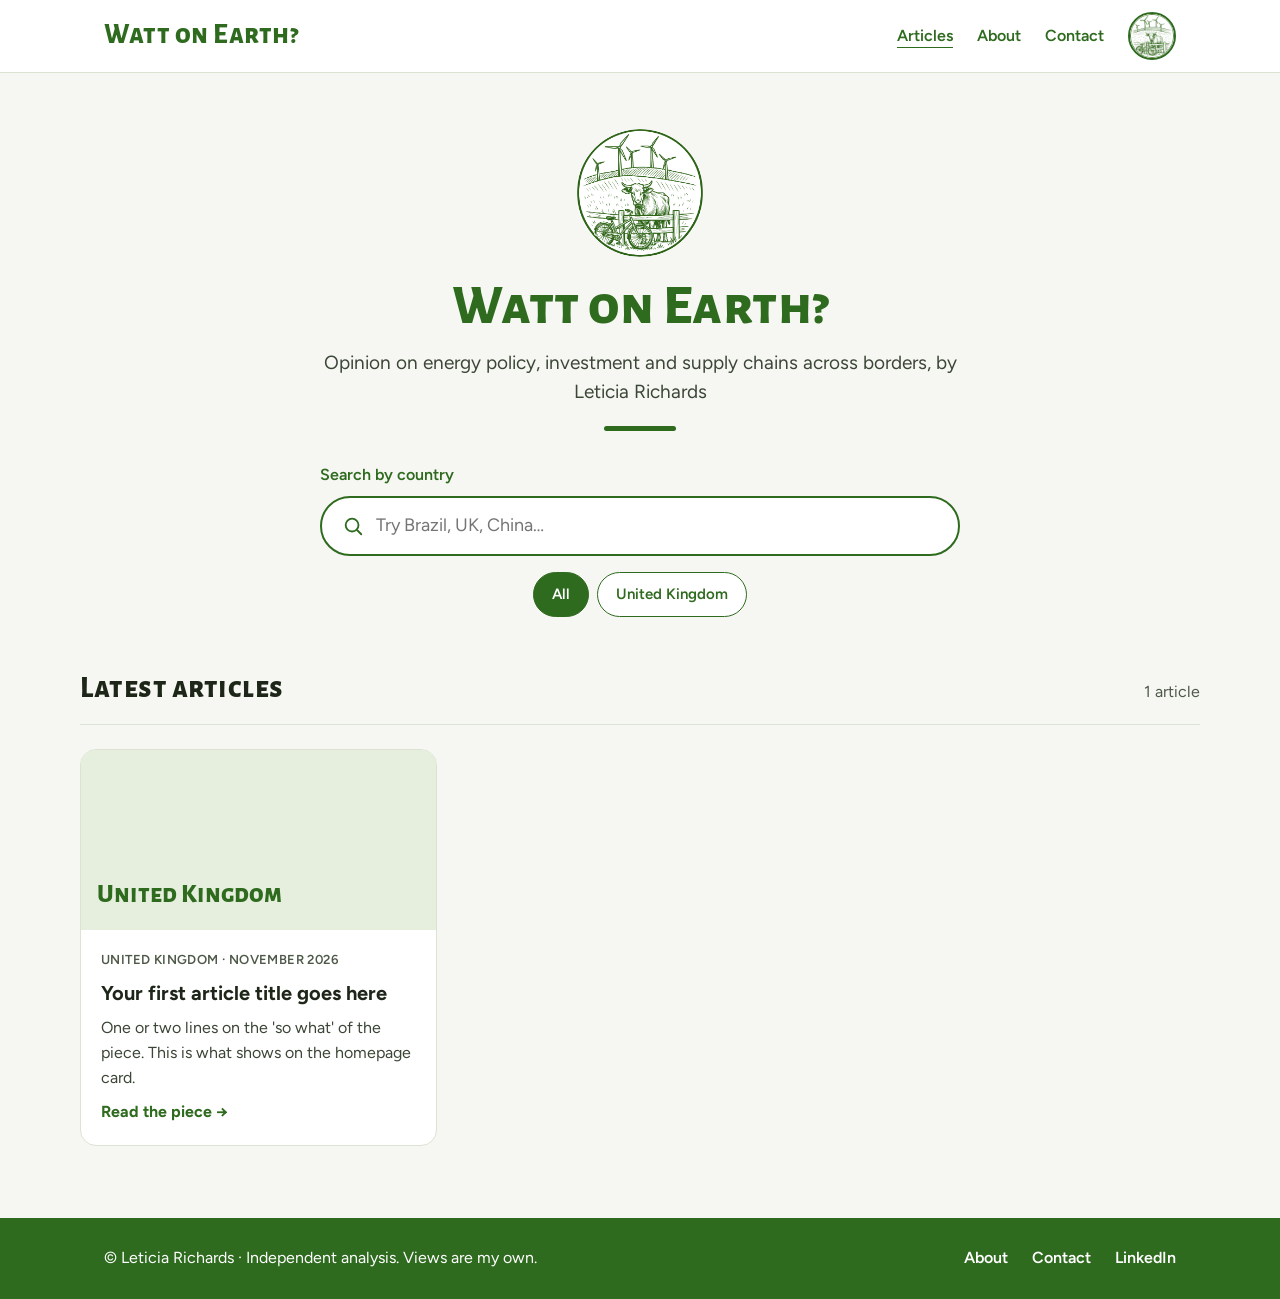
<file: index.html>
<!doctype html>
<html lang="en">
<head>
  <meta charset="utf-8">
  <meta name="viewport" content="width=device-width, initial-scale=1">
  <title>Watt on Earth? | Energy opinion by Leticia Richards</title>
  <meta name="description" content="Opinion on energy policy, investment and supply chains across borders, by Leticia Richards.">
  <link rel="icon" href="images/logo.png">
  <link rel="preconnect" href="https://fonts.googleapis.com">
  <link rel="stylesheet" href="https://fonts.googleapis.com/css2?family=Alegreya+Sans+SC:wght@800&family=Figtree:wght@400;600;700&display=swap">
  <link rel="stylesheet" href="style.css">
</head>
<body>

  <header class="site-header">
    <div class="wrap">
      <a class="brand display" href="index.html">Watt on Earth?</a>
      <nav class="nav" aria-label="Main">
        <a href="index.html" aria-current="page">Articles</a>
        <a href="about.html">About</a>
        <a href="contact.html">Contact</a>
        <a class="profile-icon" href="about.html" aria-label="About me">
          <img src="images/logo.png" alt="">
        </a>
      </nav>
    </div>
  </header>

  <main>
    <section class="hero wrap">
      <img class="hero-logo" src="images/logo.png" alt="Line drawing of wind turbines on a hill, with a cow and a bicycle by a fence">
      <h1 class="display">Watt on Earth?</h1>
      <p>Opinion on energy policy, investment and supply chains across borders, by Leticia Richards</p>
      <div class="rule"></div>

      <form class="search" role="search" onsubmit="return false;">
        <label for="country-search">Search by country</label>
        <div class="search-box">
          <svg width="22" height="22" viewBox="0 0 24 24" fill="none" stroke="#2F6B1F" stroke-width="2" stroke-linecap="round" aria-hidden="true"><circle cx="11" cy="11" r="7"></circle><line x1="21" y1="21" x2="16.65" y2="16.65"></line></svg>
          <input id="country-search" type="search" placeholder="Try Brazil, UK, China…" autocomplete="off">
          <button type="button" class="btn-soft" id="clear-btn" hidden>Clear</button>
        </div>
      </form>

      <div class="chips" id="chips" aria-label="Countries"></div>
    </section>

    <section class="results wrap">
      <div class="results-head">
        <h2 class="display" id="results-title">Latest articles</h2>
        <p id="results-count" aria-live="polite"></p>
      </div>
      <div class="empty" id="empty" hidden>
        <p><strong>No articles on that country yet.</strong></p>
        <p>Try another country, or <a href="#" id="show-all">browse everything</a>.</p>
      </div>
      <div class="grid" id="grid"></div>
    </section>
  </main>

  <footer class="site-footer">
    <div class="wrap">
      <p>© Leticia Richards · Independent analysis. Views are my own.</p>
      <div>
        <a href="about.html">About</a>
        <a href="contact.html">Contact</a>
        <a href="https://linkedin.com/in/leticia-richards">LinkedIn</a>
      </div>
    </div>
  </footer>

  <script src="posts.js"></script>
  <script>
    // ===== Country search — you shouldn't need to edit anything below =====
    const input = document.getElementById("country-search");
    const grid = document.getElementById("grid");
    const chipsBox = document.getElementById("chips");
    const empty = document.getElementById("empty");
    const title = document.getElementById("results-title");
    const count = document.getElementById("results-count");
    const clearBtn = document.getElementById("clear-btn");

    function esc(s) {
      return String(s).replace(/[&<>"']/g, c => ({ "&": "&amp;", "<": "&lt;", ">": "&gt;", '"': "&quot;", "'": "&#39;" }[c]));
    }

    function matches(post, q) {
      if (!q) return true;
      return post.countries.some(c => {
        const name = c.toLowerCase();
        const aliases = COUNTRY_ALIASES[name] || [];
        return name.includes(q) || aliases.some(a => a === q || a.startsWith(q));
      }) || post.title.toLowerCase().includes(q);
    }

    function card(post) {
      const img = post.image
        ? `<img src="${esc(post.image)}" alt="">`
        : `<span class="placeholder">${esc(post.countries[0] || "")}</span>`;
      return `
        <article class="card">
          <div class="card-img">${img}</div>
          <div class="card-body">
            <p class="card-meta">${esc(post.countries.join(" · "))} · ${esc(post.date)}</p>
            <h3><a href="${esc(post.link)}">${esc(post.title)}</a></h3>
            <p class="card-excerpt">${esc(post.excerpt)}</p>
            <a class="card-link" href="${esc(post.link)}">Read the piece →</a>
          </div>
        </article>`;
    }

    function render() {
      const raw = input.value.trim();
      const q = raw.toLowerCase();
      const found = POSTS.filter(p => matches(p, q));
      grid.innerHTML = found.map(card).join("");
      empty.hidden = found.length !== 0;
      clearBtn.hidden = !raw;
      title.textContent = raw ? "Articles: " + raw : "Latest articles";
      count.textContent = found.length === 1 ? "1 article" : found.length + " articles";
      document.querySelectorAll(".chip").forEach(ch => {
        ch.setAttribute("aria-pressed", (ch.dataset.value.toLowerCase() === q) ? "true" : "false");
      });
    }

    function buildChips() {
      const all = [...new Set(POSTS.flatMap(p => p.countries))].sort();
      const names = ["All", ...all];
      chipsBox.innerHTML = names.map(n =>
        `<button type="button" class="chip" data-value="${n === "All" ? "" : esc(n)}">${esc(n)}</button>`
      ).join("");
      chipsBox.querySelectorAll(".chip").forEach(ch => {
        ch.addEventListener("click", () => { input.value = ch.dataset.value; render(); });
      });
    }

    input.addEventListener("input", render);
    clearBtn.addEventListener("click", () => { input.value = ""; render(); input.focus(); });
    document.getElementById("show-all").addEventListener("click", e => { e.preventDefault(); input.value = ""; render(); });

    // Lets you share links like wattonearth.uk/?country=Brazil
    const fromLink = new URLSearchParams(location.search).get("country");
    if (fromLink) input.value = fromLink;

    buildChips();
    render();
  </script>
</body>
</html>
</file>
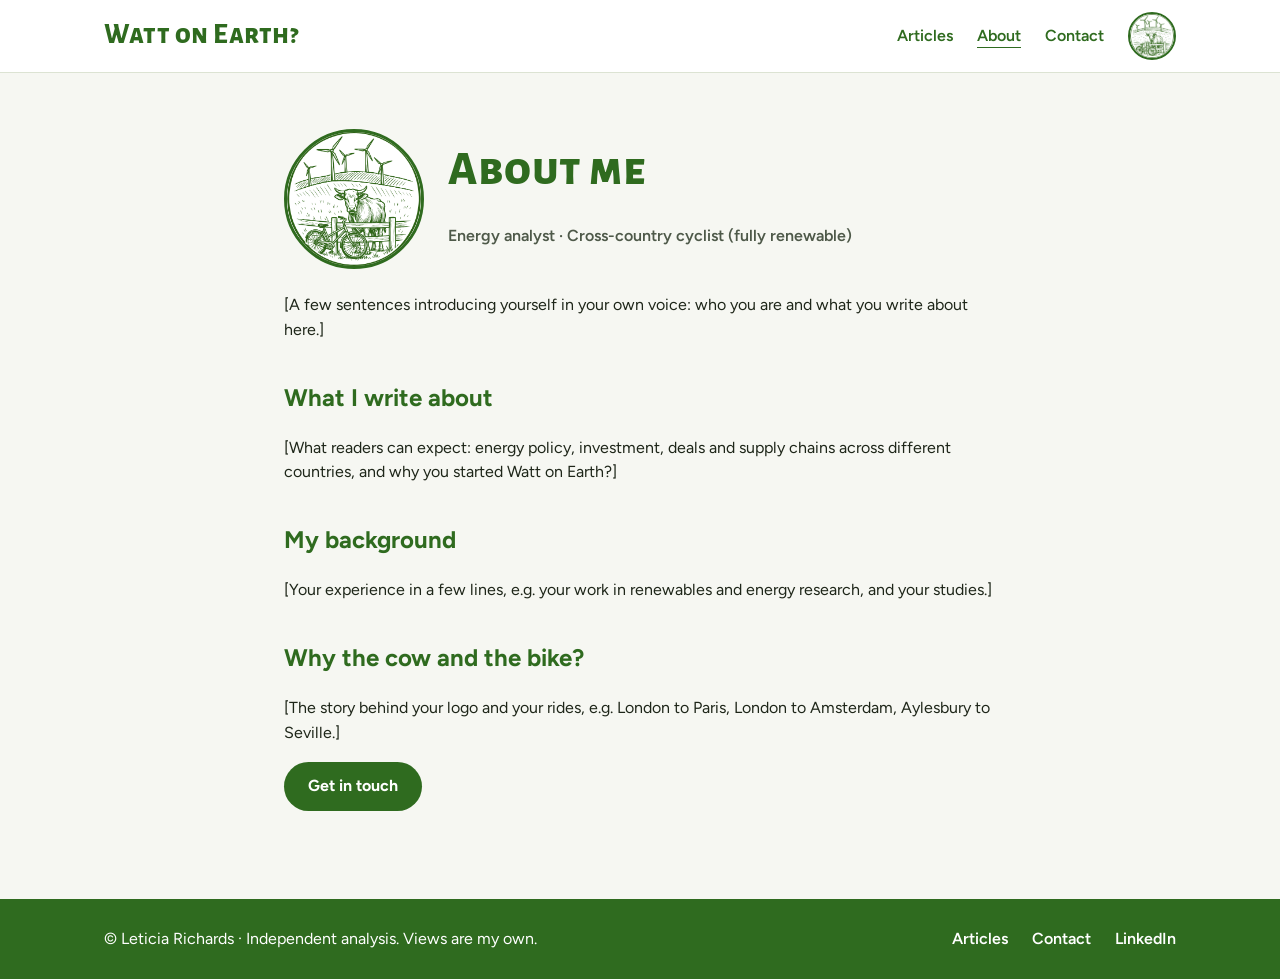
<file: about.html>
<!doctype html>
<html lang="en">
<head>
  <meta charset="utf-8">
  <meta name="viewport" content="width=device-width, initial-scale=1">
  <title>About | Watt on Earth?</title>
  <link rel="icon" href="images/logo.png">
  <link rel="preconnect" href="https://fonts.googleapis.com">
  <link rel="stylesheet" href="https://fonts.googleapis.com/css2?family=Alegreya+Sans+SC:wght@800&family=Figtree:wght@400;600;700&display=swap">
  <link rel="stylesheet" href="style.css">
</head>
<body>

  <header class="site-header">
    <div class="wrap">
      <a class="brand display" href="index.html">Watt on Earth?</a>
      <nav class="nav" aria-label="Main">
        <a href="index.html">Articles</a>
        <a href="about.html" aria-current="page">About</a>
        <a href="contact.html">Contact</a>
        <a class="profile-icon" href="about.html" aria-label="About me">
          <img src="images/logo.png" alt="">
        </a>
      </nav>
    </div>
  </header>

  <main class="page">
    <div class="about-top">
      <!-- To use a photo of yourself: put it in the images folder and change the src below, e.g. images/me.jpg -->
      <img src="images/logo.png" alt="Leticia Richards">
      <div>
        <h1 class="display">About me</h1>
        <p class="article-meta">Energy analyst · Cross-country cyclist (fully renewable)</p>
      </div>
    </div>

    <!-- Replace everything in [square brackets] with your own words -->
    <p>[A few sentences introducing yourself in your own voice: who you are and what you write about here.]</p>

    <h2>What I write about</h2>
    <p>[What readers can expect: energy policy, investment, deals and supply chains across different countries, and why you started Watt on Earth?]</p>

    <h2>My background</h2>
    <p>[Your experience in a few lines, e.g. your work in renewables and energy research, and your studies.]</p>

    <h2>Why the cow and the bike?</h2>
    <p>[The story behind your logo and your rides, e.g. London to Paris, London to Amsterdam, Aylesbury to Seville.]</p>

    <p><a class="btn" href="contact.html" style="text-decoration:none; display:inline-block;">Get in touch</a></p>
  </main>

  <footer class="site-footer">
    <div class="wrap">
      <p>© Leticia Richards · Independent analysis. Views are my own.</p>
      <div>
        <a href="index.html">Articles</a>
        <a href="contact.html">Contact</a>
        <a href="https://linkedin.com/in/leticia-richards">LinkedIn</a>
      </div>
    </div>
  </footer>
</body>
</html>
</file>
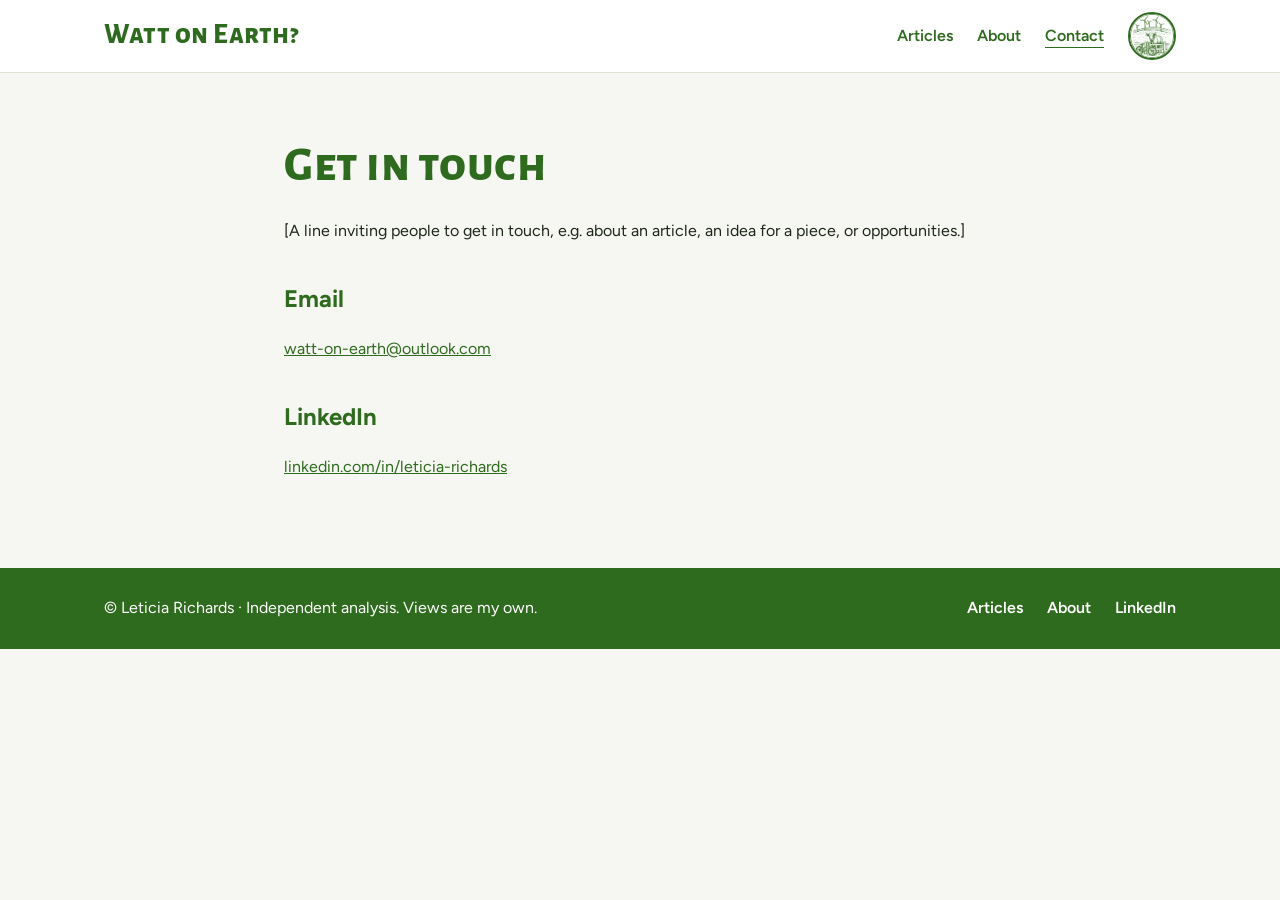
<file: contact.html>
<!doctype html>
<html lang="en">
<head>
  <meta charset="utf-8">
  <meta name="viewport" content="width=device-width, initial-scale=1">
  <title>Contact | Watt on Earth?</title>
  <link rel="icon" href="images/logo.png">
  <link rel="preconnect" href="https://fonts.googleapis.com">
  <link rel="stylesheet" href="https://fonts.googleapis.com/css2?family=Alegreya+Sans+SC:wght@800&family=Figtree:wght@400;600;700&display=swap">
  <link rel="stylesheet" href="style.css">
</head>
<body>

  <header class="site-header">
    <div class="wrap">
      <a class="brand display" href="index.html">Watt on Earth?</a>
      <nav class="nav" aria-label="Main">
        <a href="index.html">Articles</a>
        <a href="about.html">About</a>
        <a href="contact.html" aria-current="page">Contact</a>
        <a class="profile-icon" href="about.html" aria-label="About me">
          <img src="images/logo.png" alt="">
        </a>
      </nav>
    </div>
  </header>

  <main class="page">
    <h1 class="display">Get in touch</h1>
    <p>[A line inviting people to get in touch, e.g. about an article, an idea for a piece, or opportunities.]</p>

    <h2>Email</h2>
    <p><a href="mailto:watt-on-earth@outlook.com">watt-on-earth@outlook.com</a></p>

    <h2>LinkedIn</h2>
    <p><a href="https://linkedin.com/in/leticia-richards">linkedin.com/in/leticia-richards</a></p>

    <!--
      OPTIONAL CONTACT FORM
      To let people message you without opening their email app:
      1. Sign up free at formspree.io with watt-on-earth@outlook.com
      2. Create a form and copy your form address (looks like https://formspree.io/f/abcdwxyz)
      3. Paste it in place of YOUR-FORM-ADDRESS below, then delete the lines with START and END on them.

    START
    <h2>Or send a message</h2>
    <form class="form" action="YOUR-FORM-ADDRESS" method="POST">
      <div>
        <label for="name">Name</label>
        <input id="name" name="name" type="text" required>
      </div>
      <div>
        <label for="email">Your email</label>
        <input id="email" name="email" type="email" required>
      </div>
      <div>
        <label for="message">Message</label>
        <textarea id="message" name="message" rows="6" required></textarea>
      </div>
      <button class="btn" type="submit">Send message</button>
    </form>
    END
    -->
  </main>

  <footer class="site-footer">
    <div class="wrap">
      <p>© Leticia Richards · Independent analysis. Views are my own.</p>
      <div>
        <a href="index.html">Articles</a>
        <a href="about.html">About</a>
        <a href="https://linkedin.com/in/leticia-richards">LinkedIn</a>
      </div>
    </div>
  </footer>
</body>
</html>
</file>
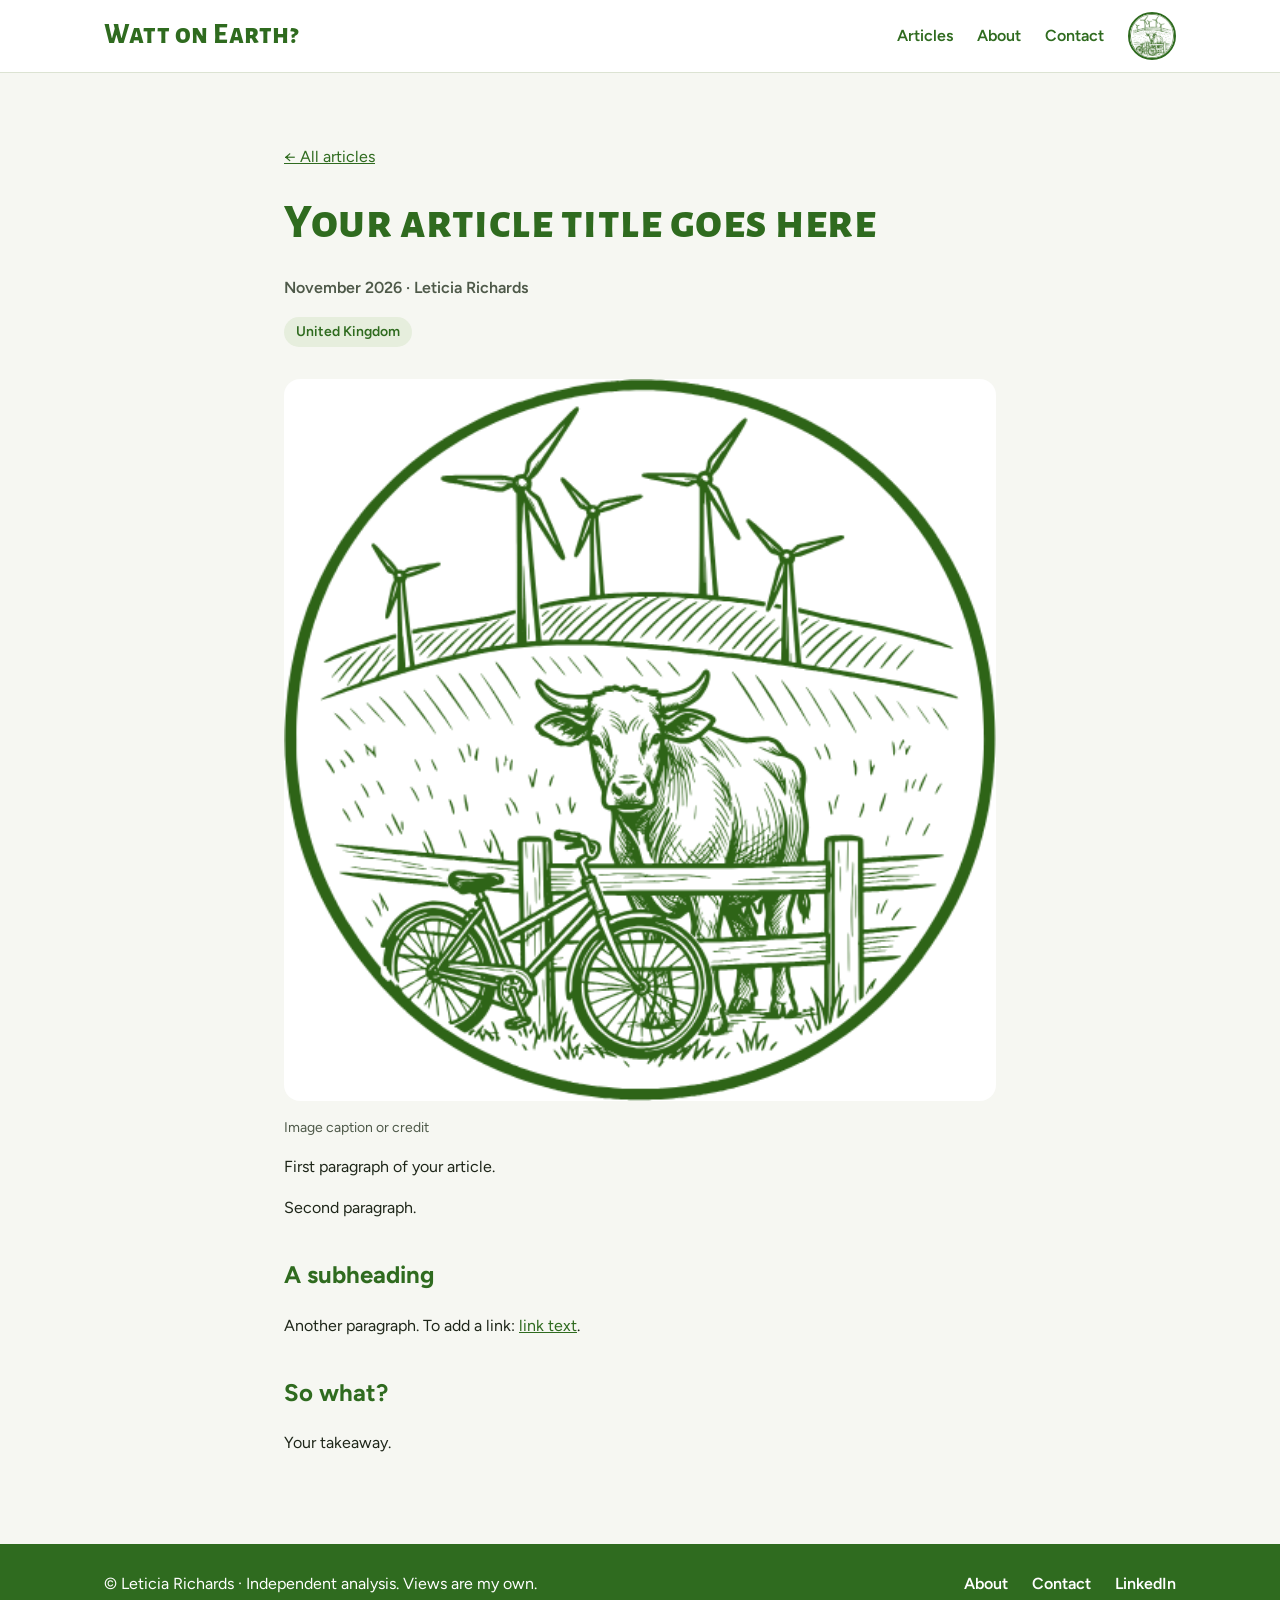
<file: articles/article-template.html>
<!doctype html>
<html lang="en">
<head>
  <meta charset="utf-8">
  <meta name="viewport" content="width=device-width, initial-scale=1">
  <!-- 1. Change the title in the line below -->
  <title>Your article title | Watt on Earth?</title>
  <link rel="icon" href="../images/logo.png">
  <link rel="preconnect" href="https://fonts.googleapis.com">
  <link rel="stylesheet" href="https://fonts.googleapis.com/css2?family=Alegreya+Sans+SC:wght@800&family=Figtree:wght@400;600;700&display=swap">
  <link rel="stylesheet" href="../style.css">
</head>
<body>

  <header class="site-header">
    <div class="wrap">
      <a class="brand display" href="../index.html">Watt on Earth?</a>
      <nav class="nav" aria-label="Main">
        <a href="../index.html">Articles</a>
        <a href="../about.html">About</a>
        <a href="../contact.html">Contact</a>
        <a class="profile-icon" href="../about.html" aria-label="About me">
          <img src="../images/logo.png" alt="">
        </a>
      </nav>
    </div>
  </header>

  <main class="page">
    <p><a href="../index.html">← All articles</a></p>

    <!-- 2. Your headline -->
    <h1 class="display">Your article title goes here</h1>
    <p class="article-meta">November 2026 · Leticia Richards</p>

    <!-- 3. Country tags: each one links to the homepage filtered to that country -->
    <div class="tags">
      <a class="tag" href="../index.html?country=United%20Kingdom">United Kingdom</a>
    </div>

    <!-- 4. Optional main image: put the image in the images folder and change the name.
         Delete these two lines if you don't have one. -->
    <img class="article-hero" src="../images/logo.png" alt="Describe the image here">
    <p class="caption">Image caption or credit</p>

    <!-- 5. Your article. Each paragraph goes between <p> and </p>.
         Use <h2> ... </h2> for subheadings. -->
    <p>First paragraph of your article.</p>

    <p>Second paragraph.</p>

    <h2>A subheading</h2>
    <p>Another paragraph. To add a link: <a href="https://example.com">link text</a>.</p>

    <h2>So what?</h2>
    <p>Your takeaway.</p>
  </main>

  <footer class="site-footer">
    <div class="wrap">
      <p>© Leticia Richards · Independent analysis. Views are my own.</p>
      <div>
        <a href="../about.html">About</a>
        <a href="../contact.html">Contact</a>
        <a href="https://linkedin.com/in/leticia-richards">LinkedIn</a>
      </div>
    </div>
  </footer>
</body>
</html>
</file>
<file: style.css>
/* ===== Watt on Earth? — site styles =====
   Change the colours here and they update on every page. */
:root {
  --green: #2F6B1F;        /* main brand green (matches business card) */
  --green-dark: #1F4A14;   /* hover colour */
  --green-light: #E6EEDD;  /* soft background tint */
  --ink: #1E2619;          /* main text */
  --muted: #4E5949;        /* secondary text */
  --page: #F6F7F2;         /* page background */
  --line: #DCE3D3;         /* borders */
  --white: #FFFFFF;
}

* { box-sizing: border-box; }

body {
  margin: 0;
  font-family: "Figtree", system-ui, sans-serif;
  color: var(--ink);
  background: var(--page);
  line-height: 1.55;
}

a { color: var(--green); }
a:hover { color: var(--green-dark); }

.wrap { max-width: 1120px; margin: 0 auto; padding: 0 24px; }

.display {
  font-family: "Alegreya Sans SC", sans-serif;
  font-weight: 800;
  color: var(--green);
  letter-spacing: 0.5px;
}

/* ----- Header ----- */
.site-header { background: var(--white); border-bottom: 1px solid var(--line); }
.site-header .wrap {
  display: flex; align-items: center; justify-content: space-between;
  gap: 16px; flex-wrap: wrap; padding-top: 12px; padding-bottom: 12px;
}
.brand { font-size: 28px; text-decoration: none; }
.nav { display: flex; align-items: center; gap: 24px; flex-wrap: wrap; }
.nav a { font-weight: 600; text-decoration: none; }
.nav a[aria-current="page"] { text-decoration: underline; text-underline-offset: 6px; }
.profile-icon {
  display: block; width: 48px; height: 48px; border-radius: 50%;
  border: 2px solid var(--green); overflow: hidden; background: var(--white);
}
.profile-icon img { width: 100%; height: 100%; object-fit: cover; display: block; }

/* ----- Homepage hero + search ----- */
.hero { text-align: center; padding: 56px 0 24px; }
.hero-logo { width: 128px; height: 128px; object-fit: contain; border-radius: 50%; }
.hero h1 { font-size: 56px; line-height: 1.05; margin: 12px 0; }
.hero p { font-size: 19px; color: #3B4636; max-width: 640px; margin: 0 auto; }
.rule { width: 72px; height: 5px; background: var(--green); border-radius: 3px; margin: 20px auto 0; }

.search { max-width: 640px; margin: 32px auto 0; text-align: left; }
.search label { display: block; font-weight: 600; color: var(--green); margin-bottom: 8px; }
.search-box {
  display: flex; align-items: center; gap: 12px; background: var(--white);
  border: 2px solid var(--green); border-radius: 999px; padding: 0 8px 0 20px; min-height: 56px;
}
.search-box input {
  flex: 1; min-width: 0; border: 0; outline: none; font: inherit; font-size: 18px;
  background: transparent; padding: 14px 0; color: var(--ink);
}
.search-box:focus-within { box-shadow: 0 0 0 4px var(--green-light); }

.chips { display: flex; flex-wrap: wrap; justify-content: center; gap: 8px; margin-top: 16px; }
.chip, .btn-soft {
  font: inherit; font-weight: 600; font-size: 15px; cursor: pointer;
  border: 1.5px solid var(--green); border-radius: 999px; padding: 10px 18px; min-height: 44px;
  background: var(--white); color: var(--green);
}
.chip[aria-pressed="true"] { background: var(--green); color: var(--white); }
.btn-soft { background: var(--green-light); border-color: transparent; }

/* ----- Article cards ----- */
.results { padding: 24px 0 72px; }
.results-head {
  display: flex; justify-content: space-between; align-items: baseline; gap: 12px; flex-wrap: wrap;
  border-bottom: 1px solid var(--line); padding-bottom: 12px; margin-bottom: 24px;
}
.results-head h2 { margin: 0; font-size: 30px; color: var(--ink); }
.results-head p { margin: 0; color: var(--muted); }

.grid { display: grid; grid-template-columns: repeat(auto-fill, minmax(300px, 1fr)); gap: 24px; }
.card {
  background: var(--white); border: 1px solid var(--line); border-radius: 16px;
  overflow: hidden; display: flex; flex-direction: column;
}
.card-img { height: 180px; background: var(--green-light); position: relative; }
.card-img img { width: 100%; height: 100%; object-fit: cover; display: block; }
.card-img .placeholder {
  position: absolute; inset: 0; display: flex; align-items: flex-end; padding: 16px;
  font-family: "Alegreya Sans SC", sans-serif; font-weight: 800; font-size: 26px; color: var(--green);
}
.card-body { padding: 20px; display: flex; flex-direction: column; gap: 10px; flex: 1; }
.card-meta { margin: 0; font-size: 13px; font-weight: 600; letter-spacing: 0.4px; text-transform: uppercase; color: var(--muted); }
.card h3 { margin: 0; font-size: 20px; line-height: 1.3; }
.card h3 a { color: var(--ink); text-decoration: none; }
.card h3 a:hover { color: var(--green); }
.card-excerpt { margin: 0; color: #3B4636; flex: 1; }
.card-link { font-weight: 700; text-decoration: none; }

.empty {
  background: var(--white); border: 1px dashed #A9B8A0; border-radius: 16px;
  padding: 40px 24px; text-align: center;
}

/* ----- Simple content pages (About, Contact, Articles) ----- */
.page { max-width: 760px; margin: 0 auto; padding: 56px 24px 72px; }
.page h1 { font-size: 48px; margin: 0 0 16px; }
.page h2 { color: var(--green); margin-top: 36px; }
.about-top { display: flex; gap: 24px; align-items: center; flex-wrap: wrap; margin-bottom: 24px; }
.about-top img { width: 140px; height: 140px; border-radius: 50%; object-fit: cover; border: 3px solid var(--green); background: var(--white); }

.form { display: flex; flex-direction: column; gap: 16px; margin-top: 24px; }
.form label { font-weight: 600; }
.form input, .form textarea {
  width: 100%; font: inherit; padding: 12px 14px; border: 1.5px solid #A9B8A0;
  border-radius: 10px; background: var(--white); color: var(--ink);
}
.form input:focus, .form textarea:focus { outline: 3px solid var(--green-light); border-color: var(--green); }
.btn {
  align-self: flex-start; font: inherit; font-weight: 700; color: var(--white); background: var(--green);
  border: 0; border-radius: 999px; padding: 12px 24px; min-height: 44px; cursor: pointer;
}
.btn:hover { background: var(--green-dark); }

.article-meta { color: var(--muted); font-weight: 600; }
.tags { display: flex; gap: 8px; flex-wrap: wrap; margin: 12px 0 24px; }
.tag { background: var(--green-light); color: var(--green); font-weight: 600; font-size: 14px; border-radius: 999px; padding: 4px 12px; text-decoration: none; }
.article-hero { width: 100%; border-radius: 16px; margin: 8px 0 8px; }
.caption { font-size: 14px; color: var(--muted); margin-top: 0; }

/* ----- Footer ----- */
.site-footer { background: var(--green); color: var(--white); }
.site-footer .wrap {
  display: flex; justify-content: space-between; align-items: center; gap: 16px; flex-wrap: wrap;
  padding-top: 28px; padding-bottom: 28px;
}
.site-footer a { color: var(--white); font-weight: 600; text-decoration: none; margin-left: 20px; }
.site-footer a:first-child { margin-left: 0; }
.site-footer p { margin: 0; }

/* ----- Phones ----- */
@media (max-width: 600px) {
  .hero h1 { font-size: 42px; }
  .page h1 { font-size: 36px; }
  .nav { gap: 16px; }
}
</file>
